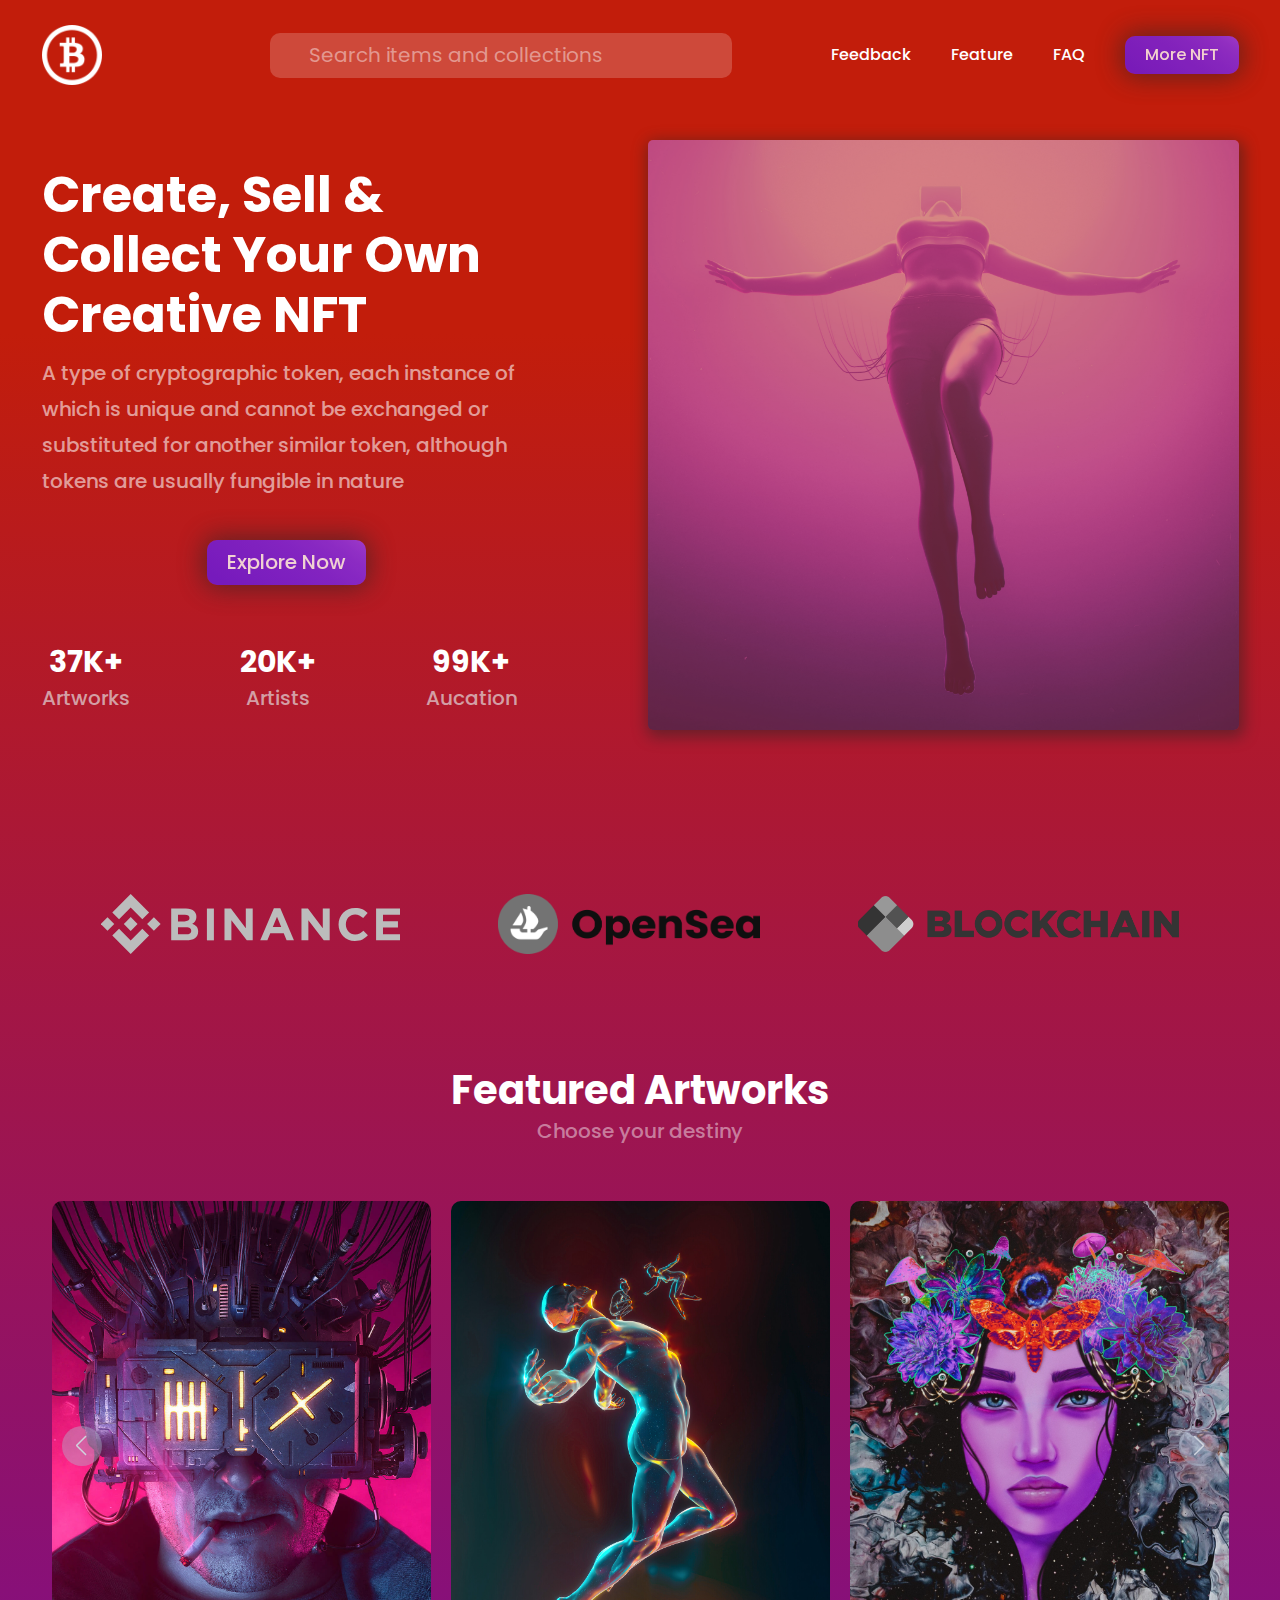
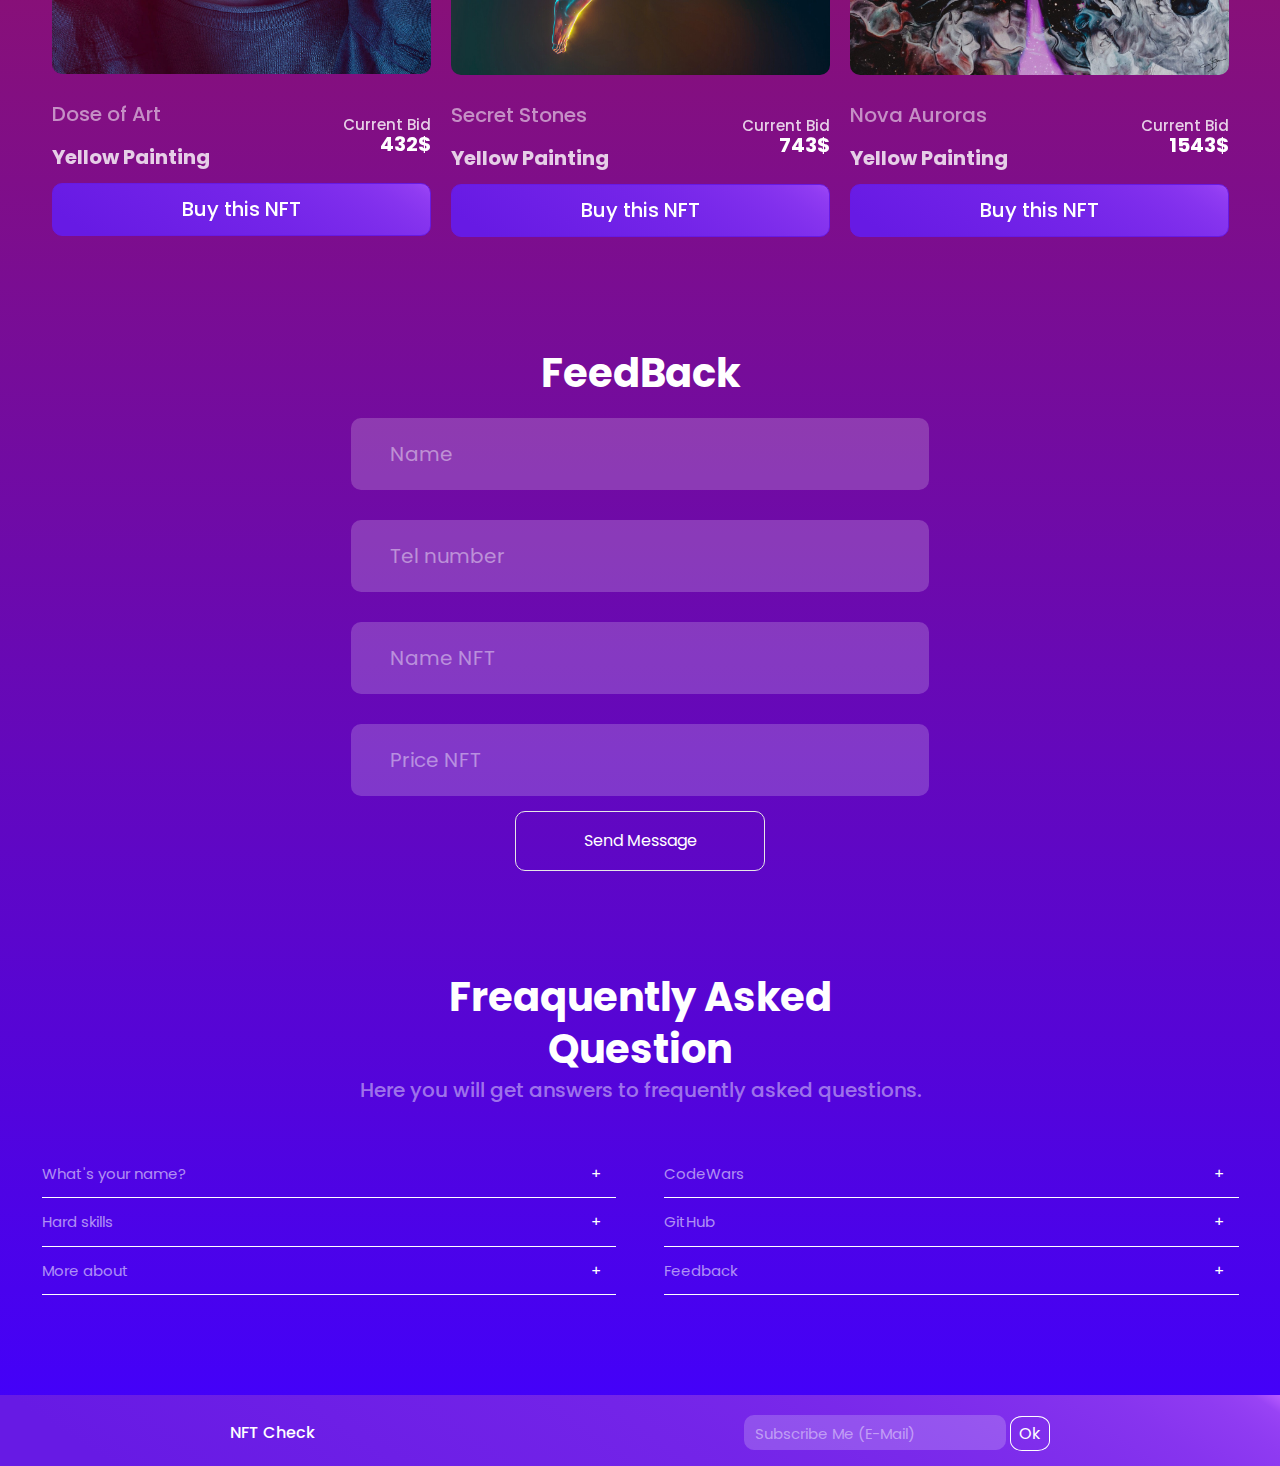
<file: index.html>
<!DOCTYPE html>
<html lang="en">
  <head>
    <meta charset="UTF-8" />
    <meta http-equiv="X-UA-Compatible" content="IE=edge" />
    <meta name="viewport" content="width=device-width, initial-scale=1.0" />
    <title>NFT</title>
    <link rel="icon" href="./images/favicon-16x16.png" type="image/png" />
    <link rel="stylesheet" href="./styles/normalise.min.css" />
    <link
      rel="stylesheet"
      href="https://unpkg.com/swiper/swiper-bundle.min.css"
    />
    <link rel="stylesheet" href="./styles/style.css" />
    <link rel="stylesheet" href="spop.css" />
  </head>
  <body class="body_hide">
    <header class="header">
      <a href="#" class="header__logo"></a>
      <div class="form">
        <!-- <button class="form__button"></button> -->
        <input
          class="form__input_search"
          type="text"
          list="nfts"
          placeholder="Search items and collections"
        />
        <datalist id="nfts"></datalist>
      </div>
      <nav class="header__nav">
        <ul class="header__list">
          <li class="header__item">
            <a class="header__link" href="#feedback__title">Feedback</a>
          </li>
          <li class="header__item">
            <a class="header__link" href="#featured">Feature</a>
          </li>
          <li class="header__item">
            <a class="header__link" href="#freaquently">FAQ</a>
          </li>
          <li class="header__item">
            <a
              class="header__link_last header__link_gradient"
              href="https://www.binance.com/ru/nft/"
              target="_blank"
              >More NFT</a
            >
          </li>
        </ul>
      </nav>
    </header>

    <div class="container">
      <section>
        <div class="main">
          <div class="main__text">
            <h1 class="main__title">
              Create, Sell & Collect Your Own Creative NFT
            </h1>
            <p class="main__desc">
              A type of cryptographic token, each instance of which is unique
              and cannot be exchanged or substituted for another similar token,
              although tokens are usually fungible in nature
            </p>
            <div class="wrapper__btn">
              <a class="main__btn main__btn_gradient" href="#featured"
                >Explore Now</a
              >
            </div>
            <ul class="main__list">
              <li class="main__item">
                <span class="main__span">37K+</span>Artworks
              </li>
              <li class="main__item">
                <span class="main__span">20K+</span>Artists
              </li>
              <li class="main__item">
                <span class="main__span">99K+</span>Aucation
              </li>
            </ul>
          </div>
          <div class="main__image">
            <img class="main__img" src="./images/gallery.jpg" alt="gallery" />
          </div>
        </div>
        <div class="company">
          <img
            class="company__img scale-up-center"
            src="./images/binance-exchange-seeklogo.com.svg"
            alt="binance"
          />
          <img
            class="company__img scale-up-center"
            src="./images/OpenSea.png"
            alt="eth"
          />
          <img
            class="company__img scale-up-center"
            src="./images/Blockchain.png"
            alt="Blockchain"
          />
        </div>
      </section>

      <section>
        <h2 id="featured" class="title">Featured Artworks</h2>
        <p class="desc">Choose your destiny</p>
        <div class="swiper">
          <div class="swiper-wrapper">
            <div class="swiper-slide">
              <img class="card__img" src="./images/item1.jpg" alt="item1" />
              <div class="card__info">
                <article>
                  <p class="card__nick" id="name__nft_one">Secret Stones</p>
                  <p class="card__author">Yellow Painting</p>
                </article>
                <article>
                  <p class="card__bid">
                    Current Bid<span
                      class="card__price"
                      id="price__nft_one"
                      value="743"
                      >743$</span
                    >
                  </p>
                </article>
              </div>
              <a href="#" class="card__link">Buy this NFT</a>
            </div>
            <div class="swiper-slide">
              <img class="card__img" src="./images/item2.jpeg" alt="item2" />
              <div class="card__info">
                <article>
                  <p class="card__nick" id="name__nft_two">Nova Auroras</p>
                  <p class="card__author">Yellow Painting</p>
                </article>
                <article>
                  <p class="card__bid">
                    Current Bid<span
                      class="card__price"
                      id="price__nft_two"
                      value="1543"
                      >1543$</span
                    >
                  </p>
                </article>
              </div>
              <a href="#" class="card__link">Buy this NFT</a>
            </div>
            <div class="swiper-slide">
              <img class="card__img" src="./images/item3.jpg" alt="item3" />
              <div class="card__info">
                <article>
                  <p class="card__nick" id="name__nft_three">Dose of Art</p>
                  <p class="card__author">Yellow Painting</p>
                </article>
                <article>
                  <p class="card__bid">
                    Current Bid<span
                      class="card__price"
                      id="price__nft_three"
                      value="432"
                      >432$</span
                    >
                  </p>
                </article>
              </div>
              <a href="#" class="card__link">Buy this NFT</a>
            </div>
          </div>
          <div class="swiper-button-prev"></div>
          <div class="swiper-button-next"></div>
        </div>
      </section>

      <section class="wrapper__feed">
        <div id="form__input2">
          <h1>Know your profit, now!</h1>
          <div class="wrap__button">
            <a
              href="https://t.me/+sC81hFOz7jk0MGEy"
              target="_blank"
              class="main__btn main__btn_gradient"
              >See result in telegram</a
            >
            <button class="wrap__button_back main__btn main__btn_gradient">
              Back to form
            </button>
          </div>
        </div>
        <div class="wrapper__feedback">
          <div class="feedback__text">
            <h1 id="feedback__title" class="title">FeedBack</h1>
          </div>

          <form class="feedback__input">
            <input
              id="feed__back_name"
              class="form__input"
              type="text"
              maxlength="20"
              placeholder="Name"
            />
            <input
              id="feed__back_number"
              class="form__input"
              type="text"
              placeholder="Tel number"
            />
            <input
              id="feed__back_tiker"
              class="form__input"
              type="text"
              list="nfts"
              placeholder="Name NFT"
            />
            <datalist id="nfts"></datalist>
            <input
              id="feed__back_nft_price"
              class="form__input"
              type="text"
              placeholder="Price NFT"
              readonly
            />
            <input class="feed__back_send" type="submit" value="Send Message" />
          </form>
        </div>
      </section>

      <section>
        <h2 id="freaquently" class="title">Freaquently Asked Question</h2>
        <p class="desc">
          Here you will get answers to frequently asked questions.
        </p>
        <div class="faq">
          <div class="faq__item">
            <button class="collapsible">What's your name?</button>
            <div class="content">
              <p>I'm Den, frontend developer.</p>
            </div>

            <button class="collapsible">Hard skills</button>
            <div class="content">
              <p>HTML5 => JS => React</p>
            </div>

            <button class="collapsible">More about</button>
            <div class="content">
              <p>HTML5, SCSS, React</p>
            </div>
          </div>
          <div class="faq__item">
            <button class="collapsible">CodeWars</button>
            <div class="content">
              <p>
                Yes,
                <a
                  class="header__link"
                  href="https://www.codewars.com/users/denniwin"
                  target="_blank"
                  >tap to Codewars</a
                >
              </p>
            </div>

            <button class="collapsible">GitHub</button>
            <div class="content">
              <p>
                Yes,
                <a
                  class="header__link"
                  href="https://github.com/denniwin/"
                  target="_blank"
                  >tap to GitHub</a
                >
              </p>
            </div>

            <button class="collapsible">Feedback</button>
            <div class="content">
              <p>
                <a
                  class="header__link"
                  href="https://t.me/krocop"
                  target="_blank"
                  >pls write me</a
                >
              </p>
            </div>
          </div>
        </div>
      </section>
    </div>
    <footer class="footer">
      <div class="copyright">(c) NFT check</div>
      <div class="subscribe">
        <form class="from__subscribe">
          <input
            class="form__input_subscribe"
            type="email"
            placeholder="Subscribe Me (E-Mail)"
          />
          <input type="submit" class="from__subscribe_button" value="Ok" />
        </form>
      </div>
    </footer>

    <script src="https://cdn.jsdelivr.net/npm/swiper@8/swiper-bundle.min.js"></script>
    <script src="https://ajax.googleapis.com/ajax/libs/jquery/3.6.0/jquery.min.js"></script>
    <script src="./js/jquery.maskedinput.min.js"></script>
    <script src="./js/spop.js"></script>
    <script src="./js/main.js"></script>
  </body>
</html>
</file>
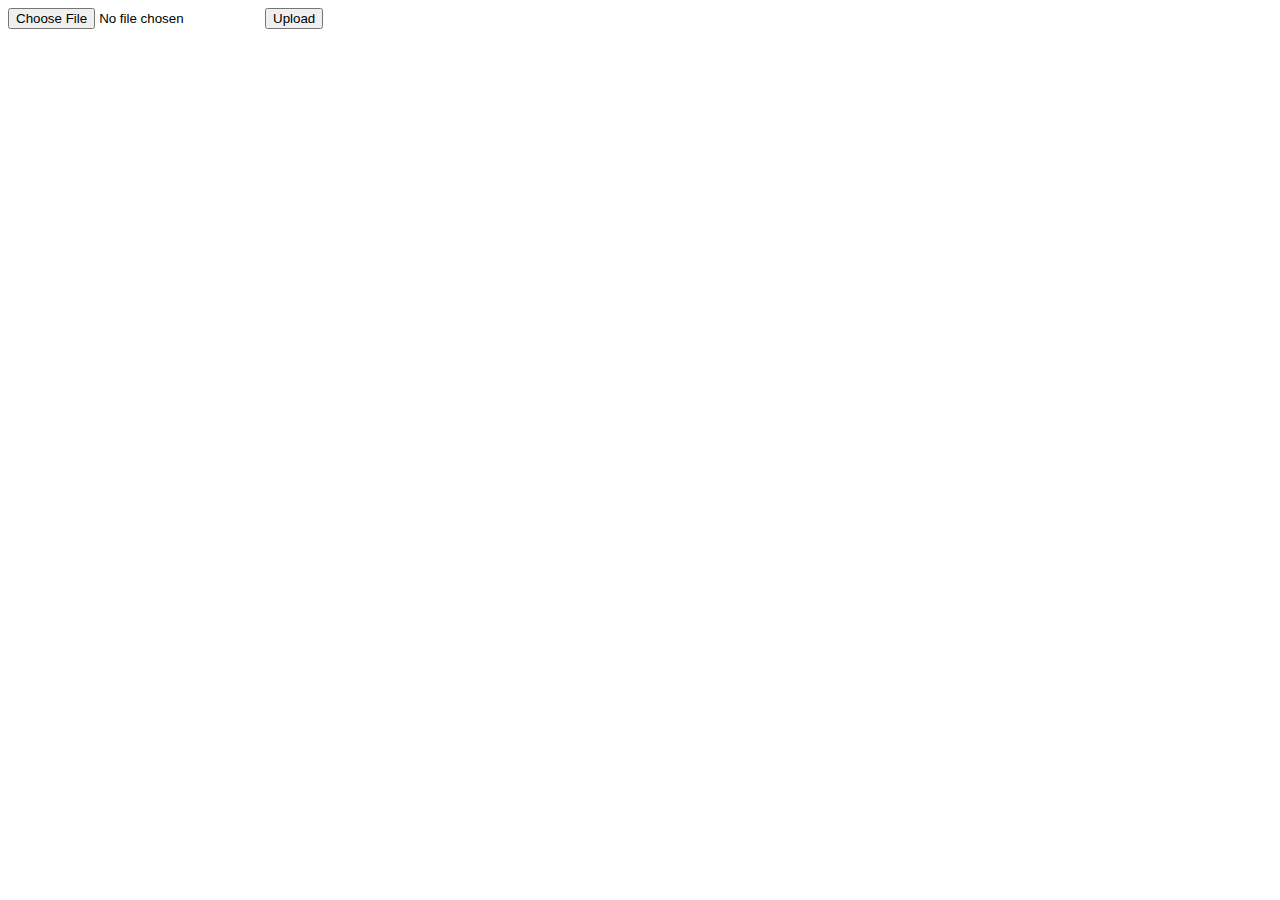
<file: index3.html>
<!DOCTYPE html>
<html lang="en">
<head>
    <meta charset="UTF-8">
    <meta http-equiv="X-UA-Compatible" content="IE=edge">
    <meta name="viewport" content="width=device-width, initial-scale=1.0">
    <title>Document</title>
</head>
<body>

    <form method="POST" action="/conf/testforcsv.php" enctype="multipart/form-data">
        <input type="file" name="file">
        <input type="submit" value="Upload">
      </form>
</body>
</html>
</file>
<file: styles/style.css>
@import url("https://fonts.googleapis.com/css2?family=Poppins:wght@400;700&display=swap");

@keyframes rotate {
  to {
    --angle: 360deg;
  }
}

/* ----------------------------------------------
 * Generated by Animista on 2022-8-19 12:9:29
 * Licensed under FreeBSD License.
 * See http://animista.net/license for more info. 
 * w: http://animista.net, t: @cssanimista
 * ---------------------------------------------- */

/**
 * ----------------------------------------
 * animation scale-up-center
 * ----------------------------------------
 */
@-webkit-keyframes scale-up-center {
  0% {
    -webkit-transform: scale(0.5);
    transform: scale(0.5);
  }
  100% {
    -webkit-transform: scale(1);
    transform: scale(1);
  }
}
@keyframes scale-up-center {
  0% {
    -webkit-transform: scale(0.5);
    transform: scale(0.5);
  }
  100% {
    -webkit-transform: scale(1);
    transform: scale(1);
  }
}

/* @property --angle {
  syntax: "<angle>";
  initial-value: 0deg;
  inherits: false;
} */

body {
  font-size: 16px;
  font-family: "Poppins", sans-serif;
  --angle: 0deg;
  background-image: linear-gradient(
    var(--angle),
    #4000ff,
    43.3%,
    #c21d0b 89.12%
  );
  animation: none;
  background-color: #c21d0b ;
  color: transparent;
  /* -webkit-background-clip: text;
  background-clip: text;
  animation: 20s rotate linear infinite;
  -webkit-animation: 20s rotate linear infinite; */
  font-weight: 500;
  color: #fff;
  user-select: none;
}

.body_hide {
	opacity: 0;
	transition: .9s opacity ease-in-out;
}
.body_visible {
	opacity: 1;
}

.header__link,
.header__link_last
 {
  color: #fff;
  text-decoration:none; 
  display: inline-block; 
  }

  .header__link:after {
  position: absolute;
  bottom: -5px;
  display: block; 
  content: ""; 
  height: 1px; 
  width: 0%; 
  background-color: #ffffff; 
  transition: width 0.4s ease-in-out; 
  }

  .header__link:hover:after,
  .header__link:focus:after {
    width: 100%;
  }

  .header__link:hover {
    color:#ffffff;
  } 

section {
  margin-top: 30px;
  margin-bottom: 100px;
}

.header {
  max-width: 1197px;
  margin: 0 auto;
  display: flex;
  justify-content: space-between;
  align-items: center;
  padding: 20px 15px 20px 15px;
}

.header__logo {
  display: block;
  width: 129px;
  height: 60px;
  background: url(../images/im.png) no-repeat;
  background-size: contain;
  filter: invert(1);
  -webkit-filter: invert(1);
}

.form {
  position: relative;
}

.form__button {
  display: block;
  width: 20px;
  height: 20px;
  background: url(../images/search.png) no-repeat;
  background-size: cover;
  filter: invert(1);
  border: none;
  -webkit-filter: invert(1);
  position: absolute;
  top: calc(50% - 10px);
  right: 6%;
}

.form__input,
.form__input_search,
.form__input_subscribe {
  transition: .3s;
  outline: transparent;
  border: 1px solid rgba(255, 255, 255, 0);
  width: 384px;
  border-radius: 10px;
  padding: 10px 38px;
  background: rgba(255, 255, 255, 0.197);
  color: #fff;
  font-size: 20px;
}

.form__input::placeholder,
.form__input_search::placeholder,
.form__input_subscribe::placeholder {
  border: none;
  background: transparent;
  color: rgba(255, 255, 255, 0.447);
  font-size: 20px;
}

.form__input:focus,
.form__input_search:focus,
.form__input:hover,
.form__input_search:hover {
  transition: .3s;
  outline: transparent;
  border: 1px solid rgba(255, 255, 255, 0.767);
}

.header__item {
  position: relative;
}

.header__list {
  display: flex;
  list-style-type: none;
  gap: 40px;
  padding-left: 0;
  align-items: center;
}

.header__link_gradient,
.main__btn_gradient {
  transition: .5s;
  background: linear-gradient(214.49deg, #b75cff, 6%, #671ae4 92%) no-repeat;
  opacity: 0.8;
  border-radius: 10px;
  padding: 10px 20px;
  -webkit-border-radius: 10px;
  -moz-border-radius: 10px;
  -ms-border-radius: 10px;
  -o-border-radius: 10px;
  box-shadow: rgb(37 37 37 / 75%) 0px 0px 26px 3px;
}

.header__link_gradient:hover,
.main__btn_gradient:hover {
  transition: .5s;
  opacity: 1;
  -webkit-transition: .5s;
  -moz-transition: .5s;
  -ms-transition: .5s;
  -o-transition: .5s;
}

.container {
  max-width: 1197px;
  margin: 0 auto;
  padding-left: 15px;
  padding-right: 15px;
}

.main {
  display: flex;
  justify-content: space-between;
  align-items: center;
}

.main__text {
  flex-basis: 490px;
}

.main__title {
  font-size: 50px;
  font-weight: 700;
  line-height: 1.2;
  margin-top: 0;
  margin-bottom: 10px;
}

.main__desc {
  font-size: 20px;
  line-height: 1.8;
  color: #ffffff96;
  margin-top: 0;
  margin-bottom: 41px;
}

.main__btn,
.wrap__button_back {
  font-size: 20px;
  color: #fff;
  text-decoration: none;
  cursor: pointer;
  border-radius: 10px;
  -webkit-border-radius: 10px;
  -moz-border-radius: 10px;
  -ms-border-radius: 10px;
  -o-border-radius: 10px;
  background: rgba(0, 0, 0, 0.104);
  padding: 11px 20px;
}

.main__btn_gradient {
  background: linear-gradient(214.49deg, #b75cff, 6%, #671ae4 92%) no-repeat;
  border: none;
}

.wrapper__btn {
  display: flex;
  justify-content: center;
}
.main__image {
  flex-basis: calc(100% - 490px - 116px);
}

.main__img {
  width: 100%;
  box-shadow: rgb(37 37 37) 2px 4px 15px 3px;
  border-radius: 5px;
  -webkit-border-radius: 5px;
  -moz-border-radius: 5px;
  -ms-border-radius: 5px;
  -o-border-radius: 5px;
  opacity: 0.5;
}

.main__list {
  display: flex;
  list-style-type: none;
  padding-left: 0;
  text-align: center;
  gap: 110px;
  margin-top: 60px;
  margin-bottom: 0;
}

.main__item {
  color: #e5e5e5ad;
  font-size: 20px;
}

.main__span {
  font-size: 30px;
  display: block;
  color: #fff;
  font-weight: 700;
  margin-bottom: 8px;
}

.company {
  display: flex;
  justify-content: space-around;
  flex-wrap: wrap;
  margin-top: 150px;
  margin-bottom: 0;
  padding: 10px;
}

.title {
  font-size: 40px;
  font-weight: 700;
  text-align: center;
  line-height: 1.3;
  margin-bottom: 7px;
  max-width: 390px;
  margin: 0 auto 4px;
}

.desc {
  font-size: 20px;
  color: rgba(255, 255, 255, 0.461);
  text-align: center;
  margin: 0 auto;
  min-width: 420px;
  margin-bottom: 4%;
}

.swiper {
  width: 100%;
}

.card__item,
.swiper-slide {
  color: rgba(255, 255, 255, 0.8);
  padding: 10px;
  box-sizing: border-box;
  transition: 0.5s;
  -webkit-transition: 0.5s;
  -moz-transition: 0.5s;
  -ms-transition: 0.5s;
  -o-transition: 0.5s;
}

.swiper-button-next,
.swiper-rtl .swiper-button-prev {
  right: 2.2%;
}

.swiper-button-prev,
.swiper-rtl .swiper-button-next {
  left: 2.2%;
}

.swiper-button-next, .swiper-button-prev {
  top: calc(50% - 95px);
  margin-top: 0px;
}

.swiper-button-prev::after, 
.swiper-button-next::after {
  color: #e7e7e7;
  font-size: 20px;
}

.swiper-button-prev::before,
.swiper-button-next::before {
  position: absolute;
  margin-left: 3%;
  content: '';
  width: 40px;
  height: 40px;
  border-radius: 50%;
  background-color: #afb7cf6b;
  z-index: 9;
  -webkit-border-radius: 50%;
  -moz-border-radius: 50%;
  -ms-border-radius: 50%;
  -o-border-radius: 50%;
}

.wrapper__navigation-next {
  position: absolute;
  top: 36.5%;
  right: 1.7%;
  width: 40px;
  height: 40px;
  border-radius: 50%;
  background-color: #afb7cf6b;
  z-index: 9;
  -webkit-border-radius: 50%;
  -moz-border-radius: 50%;
  -ms-border-radius: 50%;
  -o-border-radius: 50%;
}

.img__sec {
  width: 300px;
}

.card__item:hover {
  filter: brightness(140%);
  -webkit-filter: brightness(140%);
  transition: 0.5s;
  -webkit-transition: 0.5s;
  -moz-transition: 0.5s;
  -ms-transition: 0.5s;
  -o-transition: 0.5s;
}

.card__img {
  height: 75%;
  width: 100%;
  border-radius: 10px;
  -webkit-border-radius: 10px;
  -moz-border-radius: 10px;
  -ms-border-radius: 10px;
  -o-border-radius: 10px;
}

.card__info {
  margin-top: 10px;
  height: 95px;
  display: flex;
  justify-content: space-between;
  align-items: center;
}

.card__nick {
  font-size: 20px;
  color: rgba(255, 255, 255, 0.539);
}

.card__author {
  font-size: 20px;
  font-weight: 700;
}

.card__bid {
  text-align: right;
  font-size: 15px;
}

.card__price {
  display: block;
  font-size: 20px;
  font-weight: 700;
  color: #fff;
}

.card__link {
  transition: all .5s;
  border: 1px solid #671ae4;
  display: block;
  cursor: pointer;
  text-align: center;
  font-size: 20px;
  color: #fff;
  text-decoration: none;
  border-radius: 10px;
  -webkit-border-radius: 10px;
  -moz-border-radius: 10px;
  -ms-border-radius: 10px;
  -o-border-radius: 10px;
  background: linear-gradient(214.49deg, #b75cff, 6%, #671ae4 92%) no-repeat;
  padding: 14px 20px;
  -webkit-transition: all .5s;
  -moz-transition: all .5s;
  -ms-transition: all .5s;
  -o-transition: all .5s;
}

.card__link:hover {
  transition: all .5s;
  background: transparent;
  /*background: linear-gradient(45deg, #b75cff 33%, #ffffff 60%);
  *//*-webkit-background-clip: text;
  -webkit-text-fill-color: transparent;
  */border: 1px solid #671ae4;
  -webkit-transition: all .5s;
  -moz-transition: all .5s;
  -ms-transition: all .5s;
  -o-transition: all .5s;
}

.collapsible {
  background-color: transparent;
  color: rgba(255, 255, 255, 0.56);
  cursor: pointer;
  padding: 15px 15px 15px 0px;
  width: 100%;
  border: none;
  border-bottom: 1px solid #fff;
  text-align: left;
  outline: none;
  font-size: 15px;
}

.active,
.collapsible:hover {
  color: white;
  background-color: transparent;
}

.collapsible:after {
  content: "\002B";
  color: white;
  float: right;
  margin-left: 5px;
}

.active:after {
  content: "\2212";
}

.content {
  max-height: 0;
  overflow: hidden;
  transition: max-height 0.2s ease-out;
  background-color: transparent;
  -webkit-transition: max-height 0.2s ease-out;
  -moz-transition: max-height 0.2s ease-out;
  -ms-transition: max-height 0.2s ease-out;
  -o-transition: max-height 0.2s ease-out;
}

.faq {
  display: flex;
  justify-content: space-between;
  margin-bottom: 100px;
}

.faq__item {
  flex-basis: 48%;
}

.wrapper__feedback {
  margin-top: 30px;
}

.wrapper__feed {
  position: relative;
}

.feedback__input {
  transition: 1s;
  display: flex;
  justify-content: center;
  flex-wrap: wrap;
  align-content: space-around;
  align-items: center;
  flex-direction: column;
}

.form__input {
  margin: 15px 15px;
  height: 50px;
  width: 500px;
}

#form__input2 {
  transition: 1s;
  position: absolute;
  top: 71px;
  left: 50%;
  transform: translate(-50%);
  display: none;
  width: 90%;
  border: none;
  border-radius: 10px;
  padding: 25px;
  background: rgb(176 182 255 / 22%);
  color: #fff;
  font-size: 16px;
  z-index: 1;
  -webkit-transition: 1s;
  -moz-transition: 1s;
  -ms-transition: 1s;
  -o-transition: 1s;
}

#form__input2 > h1 {
  text-align: center;
}

.wrap__button {
  display: flex;
  justify-content: center;
  flex-wrap: wrap;
  gap: 20px;
}
.feed__back_send {
  background-color: transparent;
  transition: .4s;
  color: white;
  width: 250px;
  height: 60px;
  border-radius: 10px;
  -webkit-transition-duration: 0.4s;
  transition-duration: 0.4s;
  cursor: pointer;
  border: 1px solid #e7e7e7;
  -webkit-transition: .4s;
  -moz-transition: .4s;
  -ms-transition: .4s;
  -o-transition: .4s;
}

.feed__back_send:hover {
  background: rgba(255, 255, 255, 0.197);
  transition: .4s;
  top: -20px;
  -webkit-transition: .4s;
  -moz-transition: .4s;
  -ms-transition: .4s;
  -o-transition: .4s;
}

.banner {
  background: linear-gradient(214.49deg, #b75cff, 6%, #671ae4 92%) no-repeat;
  border-radius: 30px;
  -webkit-border-radius: 30px;
  -moz-border-radius: 30px;
  -ms-border-radius: 30px;
  -o-border-radius: 30px;
  padding: 50px 15px;
  text-align: center;
  margin-top: 118px;
  margin-bottom: 30px;
}

.banner__title {
  font-size: 50px;
  font-weight: 700;
  color: #fff;
  max-width: 500px;
  margin: 0 auto;
  padding: 11px 20px 15px;
  line-height: 1.5;
  margin-bottom: 30px;
}

.banner__link {
  background: rgba(255, 255, 255, 0.539);
  border-radius: 10px;
  font-size: 20px;
  padding: 10px 20px;
  text-decoration: none;
  color: #fff;
}

.company__img {
  transition: all 0.6s;
  height: 60px;
  filter: grayscale(180);
  -webkit-filter: grayscale(180);
  -webkit-transition: all 0.6s;
  -moz-transition: all 0.6s;
  -ms-transition: all 0.6s;
  -o-transition: all 0.6s;
}

.company__img:hover {
  filter: initial;
  -webkit-filter: initial;
  transition: all 0.6s;
  -webkit-transition: all 0.6s;
  -moz-transition: all 0.6s;
  -ms-transition: all 0.6s;
  -o-transition: all 0.6s;
}

.header__buttons {
  display: none;
}

.footer {
  margin-top: 20px;
  background: linear-gradient(214.49deg, #b75cff, 6%, #671ae4 92%) no-repeat;
  display: flex;
  justify-content: space-around;
  align-items: center;
  padding: 20px 15px 15px;
}

.subscribe__title {
  display: inline;  
}

.form__input_subscribe {
  transition: .3s;
  border: 1px solid rgba(255, 255, 255, 0);
  width: 250px;
  padding: 5px;
  -webkit-transition: .3s;
  -moz-transition: .3s;
  -ms-transition: .3s;
  -o-transition: .3s;
}

.form__input_subscribe::placeholder {
  font-size: 15px;
  padding: 5px;
}

.form__input_subscribe:focus,
.form__input_subscribe:hover {
  transition: .3s;
  outline: transparent;
  border: 1px solid #fff;
}

.from__subscribe_button {
  transition: .3s;
  cursor: pointer;
  background-color: transparent;
  color: #fff;
  height: 35px;
  width: 40px;
  border-radius: 30%;
  -webkit-border-radius: 30%;
  -moz-border-radius: 30%;
  -ms-border-radius: 30%;
  -o-border-radius: 30%;
  border: 1px solid #fff;
  outline: none;
  -webkit-transition: .3s;
  -moz-transition: .3s;
  -ms-transition: .3s;
  -o-transition: .3s;
}

.from__subscribe_button:hover {
  transition: .3s;
  background-color: #ffffff58;
  -webkit-transition: .3s;
  -moz-transition: .3s;
  -ms-transition: .3s;
  -o-transition: .3s;
}


@media (max-width: 1130px) {
  body {
    --angle: 0deg;
    background-image: linear-gradient(
      var(--angle),
      #4000ff,
      43.3%,
      #c21d0b 89.12%
    );
    animation: none;
  }
  
  .header,
  .container {
    max-width: 900px;
  }

  .header__list {
    gap: 20px;
    font-size: 16px;
  }

  .card__author {
    display: none;
  }

  .form__input::placeholder,
  .form__input_search::placeholder {
    font-size: 20px;
  }

  .form__input_search {
    width: 60%;
}

  .main__text {
    flex-basis: 450px;
  }

  .main__title {
    font-size: 43px;
  }

  .main__desc,
  .desc,
  .main__btn,
  .main__item,
  .card__link,
  .collapsible {
    font-size: 18px;
  }

  .main__image {
    flex-basis: calc(100% - 450px - 30px);
  }

  .main__span {
    font-size: 26px;
  }

  .main__list {
    gap: 40px;
  }

  .title {
    font-size: 36px;
  }

  .card__nick,
  .card__author,
  .card__price {
    font-size: 16px;
  }
}

@media (max-width: 880px) {
  body {
    --angle: 0deg;
    background-image: linear-gradient(
      var(--angle),
      #4000ff,
      43.3%,
      #c21d0b 89.12%
    );
    animation: none;
  }

  .header,
  .container {
    max-width: 750px;
    padding: 20px 15px 55px 15px;
  }

  .header__buttons {
    display: block;
  }

  .header__search {
    width: 26px;
    height: 26px;
    background: url(../images/search.png) no-repeat;
    background-size: cover;
    filter: invert(1);
    border: none;
    -webkit-filter: invert(1);
    margin: 3px;
  }

  .header__menu {
    width: 26px;
    height: 26px;
    background: url(../images/menu.png) no-repeat;
    background-size: cover;
    filter: invert(1);
    border: none;
    -webkit-filter: invert(1);
    margin: 3px;
  }

  .form {
    display: none;
  }

  .form__input, .form__input_search {
    width: 74%;
    height: 50px;
    margin: 10px 0px;
}

  .card__link {
    margin-top: 0;
  }

  .main {
    position: relative;
    justify-content: center;
    align-items: center;
    text-align: center;
  }

  .main__img {
    display: none;
  }

  .main__image {
    flex-basis: inherit;
    position: absolute;
    max-width: 40vw;
    right: 0;
    bottom: 112px;
  }

  .main__list {
    gap: 25%;
  }

  .card__info,
  .company {
    text-align: center;
  }

  .company {
    display: none;
  }

  .card__bid {
    margin-top: 20px;
    text-align: center;
    font-size: 15px;
  }

  .card__item {
    padding: 15px;
  }

  .banner {
    padding: 30px 15px 48px;
  }

  .banner__title {
    font-size: 30px;
  }
}

@media (max-width: 600px) {
  body {
    font-size: 0.8rem;
    --angle: 0deg;
    background-image: linear-gradient(
      var(--angle),
      #4000ff,
      43.3%,
      #c21d0b 89.12%
    );
    animation: none;
  }

  .header {
    background-color: #0000001a;
    justify-content: space-around;
  }

  .header__nav {
    display: block;
  }

  .header__link_gradient {
    display: none;
  }

  .header__buttons {
    display: none;
  }

  .header,
  .container {
    max-width: 400px;
    padding: 20px 15px 8px 15px;
  }

  .header {
    justify-content: space-evenly;
    padding: 10px;
  }

  .header__logo {
    display: block;
    width: 30px;
    height: 30px;
  }

  .card__item,
  .swiper-slide {
    box-shadow: 0 -9px 20px rgb(0 0 0 / 0%);
    padding: 0;
  }

  .faq,
  .card {
    flex-direction: column;
  }

  .card {
    max-width: 300px;
    margin: 24px auto;
  }

  .collapsible {
    padding: 15px 15px 15px 0px;
  }

  .card__item {
    margin-bottom: 15px;
  }

  .card__link {
    margin-top: 0;
  }

  .title {
    margin: 20px auto 4px;
  }

  .main__list {
    padding-left: 0;
    justify-content: center;
    gap: 50px;
  }

  .main__title {
    font-size: 29px;
  }

  .desc {
    text-align: center;
    min-width: 250px;
    font-size: 20px;
  }

  .card__author {
    display: none;
  }

  .form__input::placeholder {
    font-size: 20px;
  }

  .footer {
    flex-wrap: wrap-reverse;
  }

  .footer > .copyright {
    margin-top: 10px;
  }
}

@media (max-width: 400px) {
  body {
    background: #b94639;
  }

}
</file>
<file: spop.css>
@charset "UTF-8";
/*!
 * smallPop 0.1.2 | https://github.com/silvio-r/spop
 * Copyright (c) 2015 Sílvio Rosa @silvior_
 * MIT license
 */
.spop-container {
  z-index: 2000;
  position: fixed; }
  .spop-container,
  .spop-container *,
  .spop-container *:after,
  .spop-container *:before {
    box-sizing: border-box; }

.spop--top-left {
  top: 0;
  left: 0; }
  .spop--top-left .spop {
    -webkit-transform-origin: 0 0;
        -ms-transform-origin: 0 0;
            transform-origin: 0 0; }

.spop--top-center {
  top: 0;
  left: 50%;
  -webkit-transform: translateX(-50%);
      -ms-transform: translateX(-50%);
          transform: translateX(-50%); }
  .spop--top-center .spop {
    -webkit-transform-origin: 50% 0;
        -ms-transform-origin: 50% 0;
            transform-origin: 50% 0; }

.spop--top-right {
  top: 0;
  right: 0; }
  .spop--top-right .spop {
    -webkit-transform-origin: 100% 0;
        -ms-transform-origin: 100% 0;
            transform-origin: 100% 0; }

.spop--center {
  top: 50%;
  left: 50%;
  -webkit-transform: translate3d(-50%, -50%, 0);
          transform: translate3d(-50%, -50%, 0); }
  .spop--center .spop {
    -webkit-transform-origin: 50% 0;
        -ms-transform-origin: 50% 0;
            transform-origin: 50% 0; }

.spop--bottom-left {
  bottom: 0;
  left: 0; }
  .spop--bottom-left .spop {
    -webkit-transform-origin: 0 100%;
        -ms-transform-origin: 0 100%;
            transform-origin: 0 100%; }

.spop--bottom-center {
  bottom: 0;
  left: 50%;
  -webkit-transform: translateX(-50%);
      -ms-transform: translateX(-50%);
          transform: translateX(-50%); }
  .spop--bottom-center .spop {
    -webkit-transform-origin: 50% 100%;
        -ms-transform-origin: 50% 100%;
            transform-origin: 50% 100%; }

.spop--bottom-right {
  bottom: 0;
  right: 0; }
  .spop--bottom-right .spop {
    -webkit-transform-origin: 100% 100%;
        -ms-transform-origin: 100% 100%;
            transform-origin: 100% 100%; }

@media screen and (max-width: 30em) {
  .spop--top-left,
  .spop--top-center,
  .spop--top-right,
  .spop--bottom-left,
  .spop--bottom-center,
  .spop--bottom-right {
    top: auto;
    bottom: 0;
    left: 0;
    right: 0;
    margin-left: 0;
    -webkit-transform: translateX(0);
        -ms-transform: translateX(0);
            transform: translateX(0); }
    .spop--top-left .spop,
    .spop--top-center .spop,
    .spop--top-right .spop,
    .spop--bottom-left .spop,
    .spop--bottom-center .spop,
    .spop--bottom-right .spop {
      -webkit-transform-origin: 50% 100%;
          -ms-transform-origin: 50% 100%;
              transform-origin: 50% 100%; }
  .spop {
    border-bottom: 1px solid rgba(0, 0, 0, 0.15); } }

.spop {
  position: relative;
  min-height: 56px;
  line-height: 1.25;
  font-size: 14px;
  -webkit-transform: translateZ(0);
          transform: translateZ(0); }
  @media screen and (min-width: 30em) {
    .spop {
      border-radius: 2px;
      width: 320px;
      margin: 0.7em; } }

.spop--info,
.spop--error,
.spop--warning,
.spop--success {
  color: #fff;
  background-color: #454A56; }

@-webkit-keyframes spopIn {
  0% {
    -webkit-transform: scale(0.2, 0.2);
            transform: scale(0.2, 0.2); }
  95% {
    -webkit-transform: scale(1.1, 1.1);
            transform: scale(1.1, 1.1); }
  100% {
    -webkit-transform: scale(1, 1);
            transform: scale(1, 1); } }

@keyframes spopIn {
  0% {
    -webkit-transform: scale(0.2, 0.2);
            transform: scale(0.2, 0.2); }
  95% {
    -webkit-transform: scale(1.1, 1.1);
            transform: scale(1.1, 1.1); }
  100% {
    -webkit-transform: scale(1, 1);
            transform: scale(1, 1); } }

@-webkit-keyframes spopOut {
  0% {
    opacity: 1;
    -webkit-transform: scale(1, 1);
            transform: scale(1, 1); }
  20% {
    -webkit-transform: scale(1.1, 1.1);
            transform: scale(1.1, 1.1); }
  100% {
    opacity: 0;
    -webkit-transform: scale(0, 0);
            transform: scale(0, 0); } }

@keyframes spopOut {
  0% {
    opacity: 1;
    -webkit-transform: scale(1, 1);
            transform: scale(1, 1); }
  20% {
    -webkit-transform: scale(1.1, 1.1);
            transform: scale(1.1, 1.1); }
  100% {
    opacity: 0;
    -webkit-transform: scale(0, 0);
            transform: scale(0, 0); } }

.spop--out {
  -webkit-animation: spopOut 0.4s ease-in-out;
          animation: spopOut 0.4s ease-in-out; }

.spop--in {
  -webkit-animation: spopIn 0.4s ease-in-out;
          animation: spopIn 0.4s ease-in-out; }

.spop-body {
  padding: 1.4em; }
  .spop-body p {
    margin: 0; }
  .spop-body a {
    color: #fff;
    text-decoration: underline; }
    .spop-body a:hover {
      color: rgba(255, 255, 255, 0.8);
      text-decoration: none; }

.spop-title {
  margin-top: 0;
  margin-bottom: 0.25em;
  color: #fff; }

.spop-close {
  position: absolute;
  right: 0;
  top: 0;
  height: 32px;
  width: 32px;
  padding-top: 7px;
  padding-right: 7px;
  font-size: 22px;
  font-weight: bold;
  text-align: right;
  line-height: 0.6;
  color: #fff;
  opacity: 0.5; }
  .spop-close:hover {
    opacity: 0.7;
    cursor: pointer; }

.spop-icon {
  position: absolute;
  top: 13px;
  left: 16px;
  width: 30px;
  height: 30px;
  border-radius: 50%;
  -webkit-animation: spopIn 0.4s 0.4s ease-in-out;
          animation: spopIn 0.4s 0.4s ease-in-out; }
  .spop-icon:after,
  .spop-icon:before {
    content: "";
    position: absolute;
    display: block; }
  .spop-icon + .spop-body {
    padding-left: 4.2em; }

.spop-icon--error,
.spop-icon--info {
  border: 2px solid #3a95ed; }
  .spop-icon--error:before,
  .spop-icon--info:before {
    top: 5px;
    left: 11px;
    width: 4px;
    height: 4px;
    background-color: #3a95ed; }
  .spop-icon--error:after,
  .spop-icon--info:after {
    top: 12px;
    left: 11px;
    width: 4px;
    height: 9px;
    background-color: #3a95ed; }

.spop-icon--error {
  border-color: #ff5656; }
  .spop-icon--error:before {
    top: 16px;
    background-color: #ff5656; }
  .spop-icon--error:after {
    top: 5px;
    background-color: #ff5656; }

.spop-icon--success {
  border: 2px solid #2ecc54; }
  .spop-icon--success:before {
    top: 7px;
    left: 7px;
    width: 13px;
    height: 8px;
    border-bottom: 3px solid #2ecc54;
    border-left: 3px solid #2ecc54;
    -webkit-transform: rotate(-45deg);
        -ms-transform: rotate(-45deg);
            transform: rotate(-45deg); }

.spop-icon--warning {
  border: 2px solid #fcd000; }
  .spop-icon--warning:before {
    top: 7px;
    left: 7px;
    width: 0;
    height: 0;
    border-style: solid;
    border-color: transparent transparent #fcd000 transparent;
    border-width: 0 6px 10px 6px; }
</file>
<file: styles/normalise.min.css>
/*! normalize.css v8.0.1 | MIT License | github.com/necolas/normalize.css */
html {
  line-height: 1.15;
  -webkit-text-size-adjust: 100%;
}
body {
  margin: 0;
}
main {
  display: block;
}
h1 {
  font-size: 2em;
  margin: 0.67em 0;
}
hr {
  box-sizing: content-box;
  height: 0;
  overflow: visible;
}
pre {
  font-family: monospace, monospace;
  font-size: 1em;
}
a {
  background-color: transparent;
}
abbr[title] {
  border-bottom: none;
  text-decoration: underline;
  text-decoration: underline dotted;
}
b,
strong {
  font-weight: bolder;
}
code,
kbd,
samp {
  font-family: monospace, monospace;
  font-size: 1em;
}
small {
  font-size: 80%;
}
sub,
sup {
  font-size: 75%;
  line-height: 0;
  position: relative;
  vertical-align: baseline;
}
sub {
  bottom: -0.25em;
}
sup {
  top: -0.5em;
}
img {
  border-style: none;
}
button,
input,
optgroup,
select,
textarea {
  font-family: inherit;
  font-size: 100%;
  line-height: 1.15;
  margin: 0;
}
button,
input {
  overflow: visible;
}
button,
select {
  text-transform: none;
}
[type="button"],
[type="reset"],
[type="submit"],
button {
  -webkit-appearance: button;
}
[type="button"]::-moz-focus-inner,
[type="reset"]::-moz-focus-inner,
[type="submit"]::-moz-focus-inner,
button::-moz-focus-inner {
  border-style: none;
  padding: 0;
}
[type="button"]:-moz-focusring,
[type="reset"]:-moz-focusring,
[type="submit"]:-moz-focusring,
button:-moz-focusring {
  outline: 1px dotted ButtonText;
}
fieldset {
  padding: 0.35em 0.75em 0.625em;
}
legend {
  box-sizing: border-box;
  color: inherit;
  display: table;
  max-width: 100%;
  padding: 0;
  white-space: normal;
}
progress {
  vertical-align: baseline;
}
textarea {
  overflow: auto;
}
[type="checkbox"],
[type="radio"] {
  box-sizing: border-box;
  padding: 0;
}
[type="number"]::-webkit-inner-spin-button,
[type="number"]::-webkit-outer-spin-button {
  height: auto;
}
[type="search"] {
  -webkit-appearance: textfield;
  outline-offset: -2px;
}
[type="search"]::-webkit-search-decoration {
  -webkit-appearance: none;
}
::-webkit-file-upload-button {
  -webkit-appearance: button;
  font: inherit;
}
details {
  display: block;
}
summary {
  display: list-item;
}
template {
  display: none;
}
[hidden] {
  display: none;
}
/*# sourceMappingURL=normalize.min.css.map */
</file>
